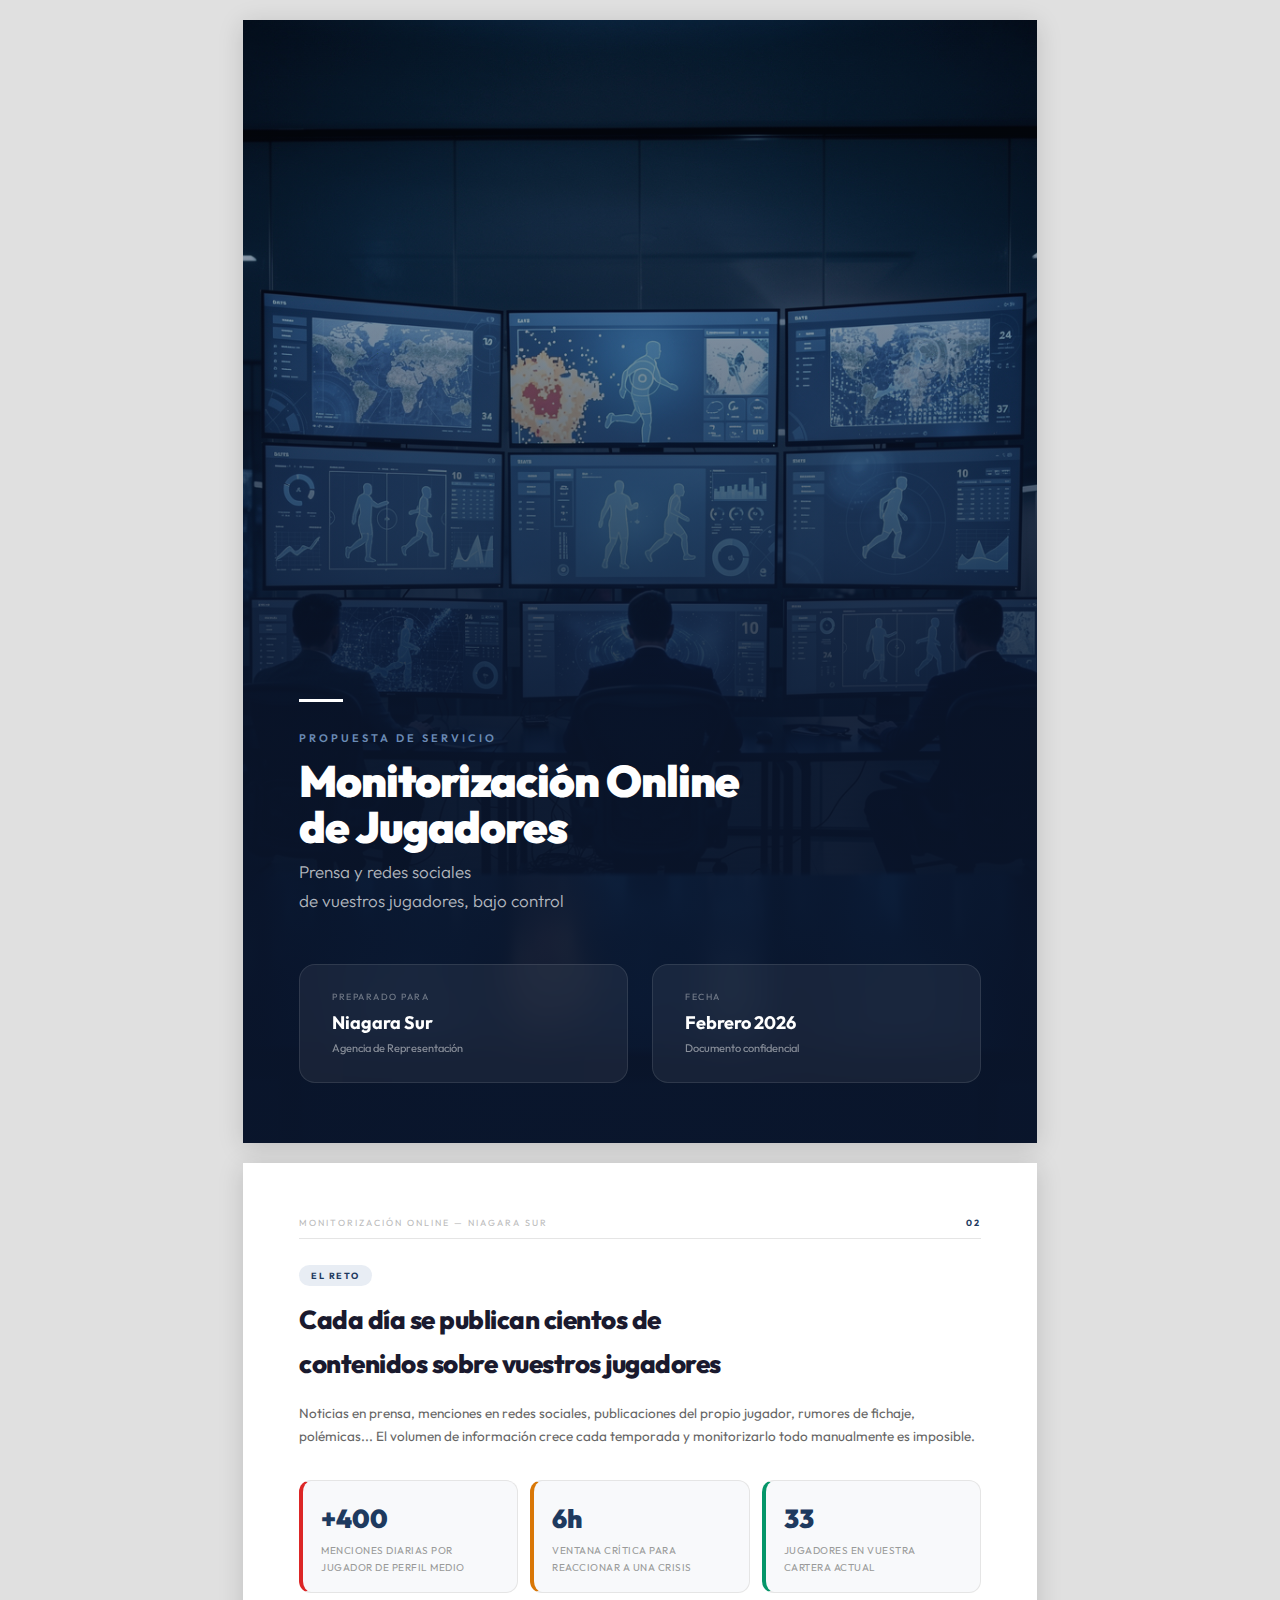
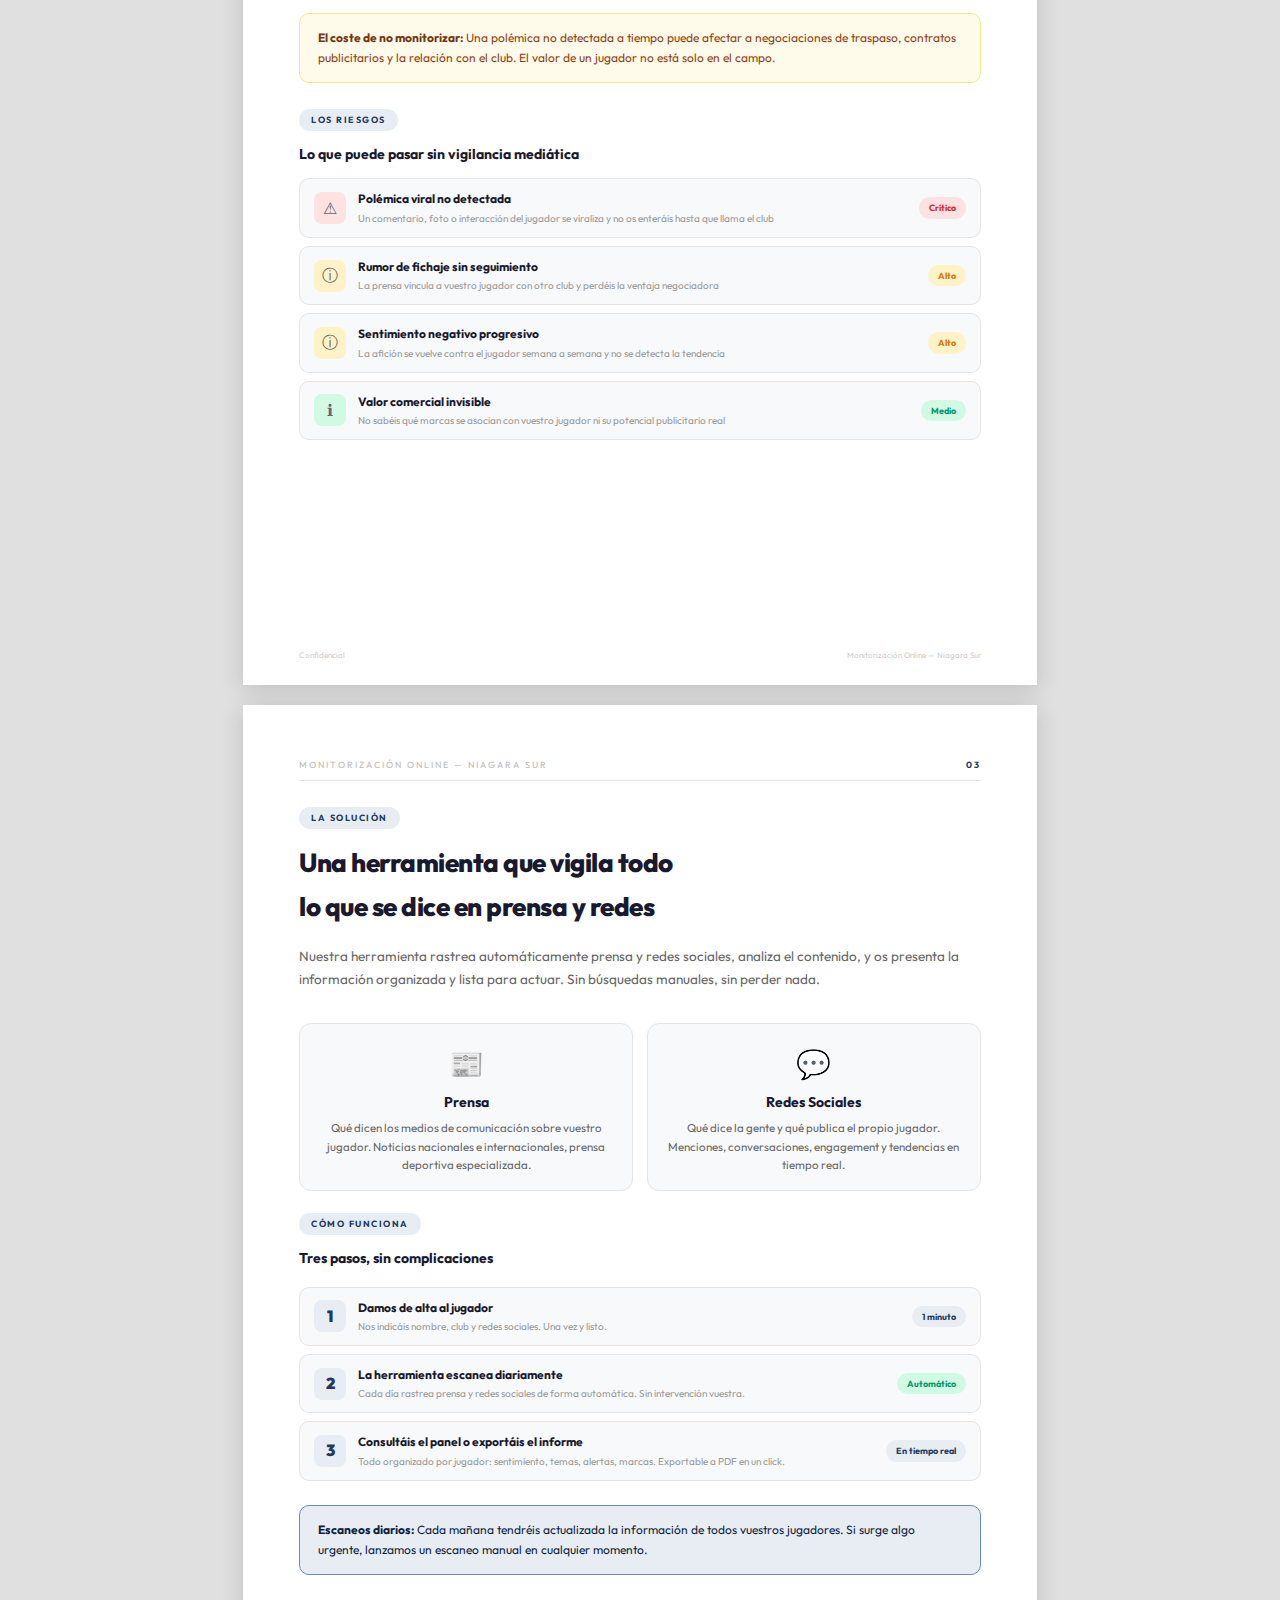
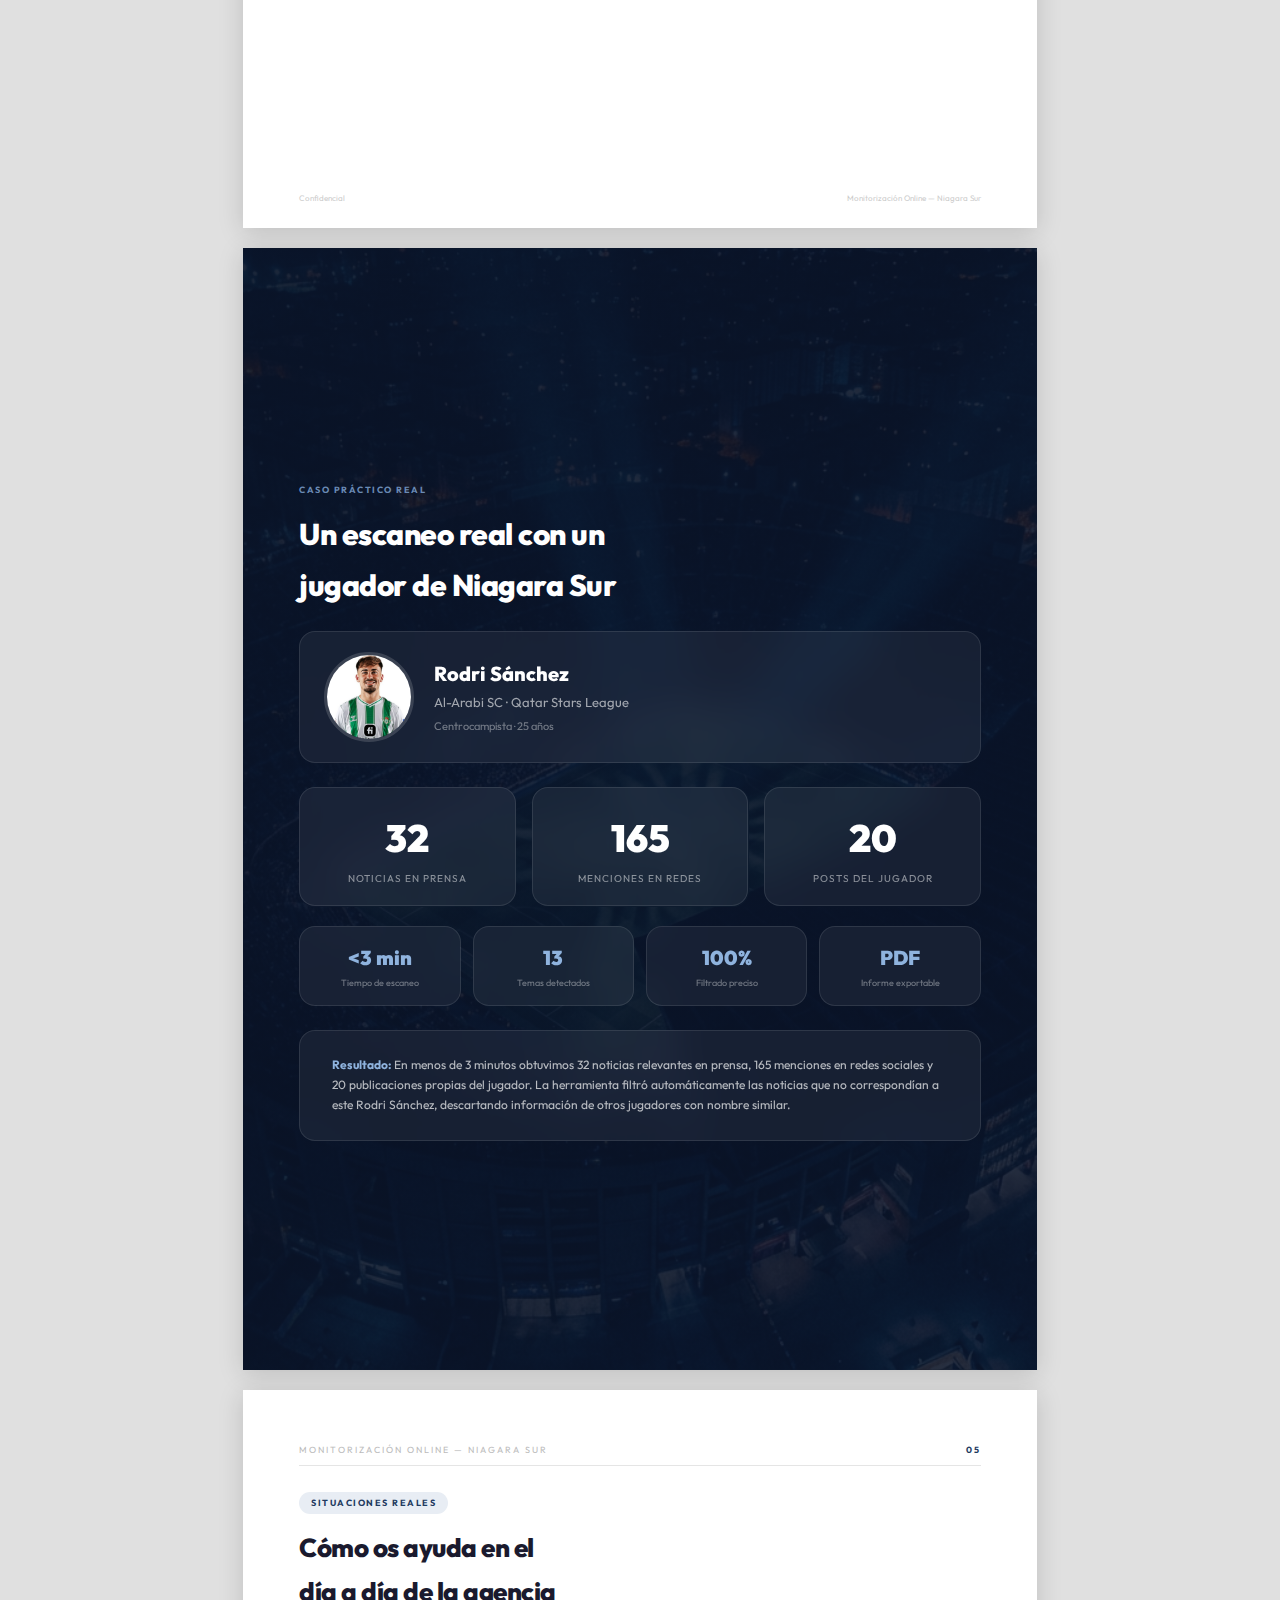
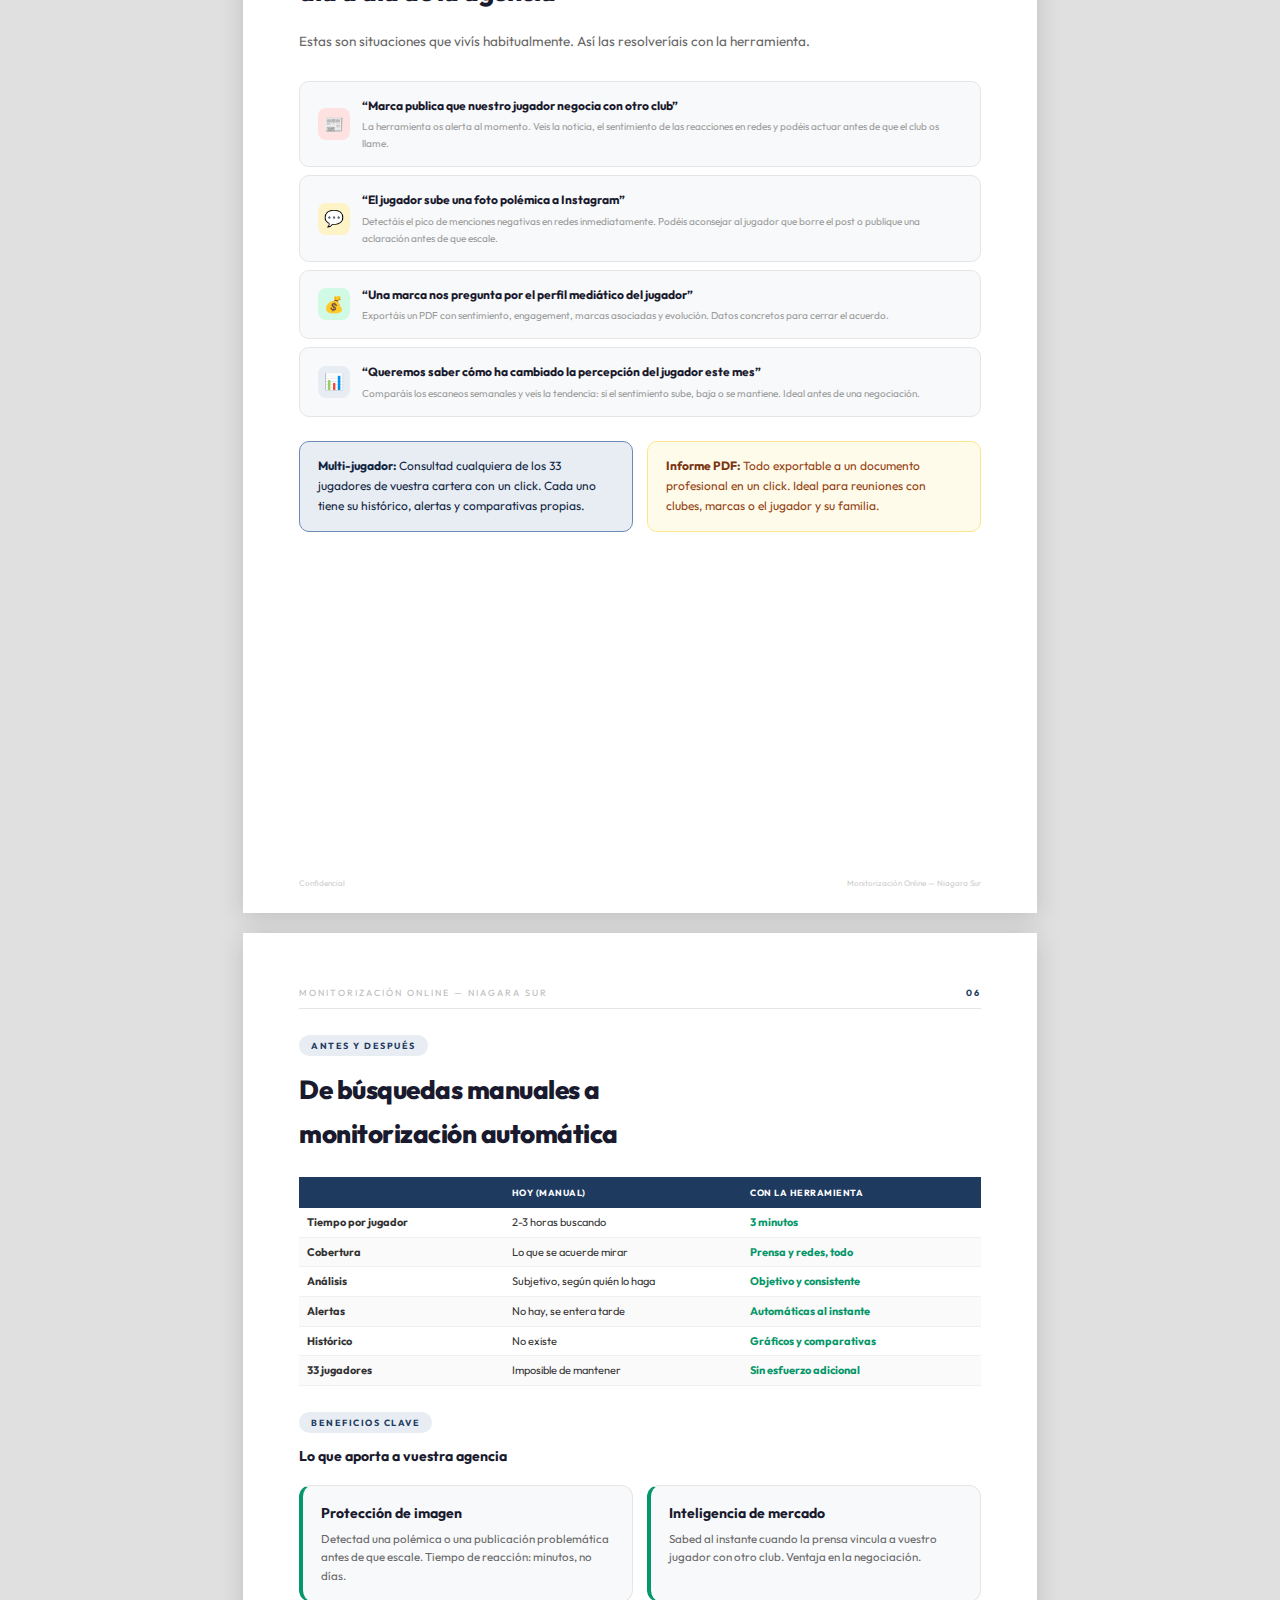
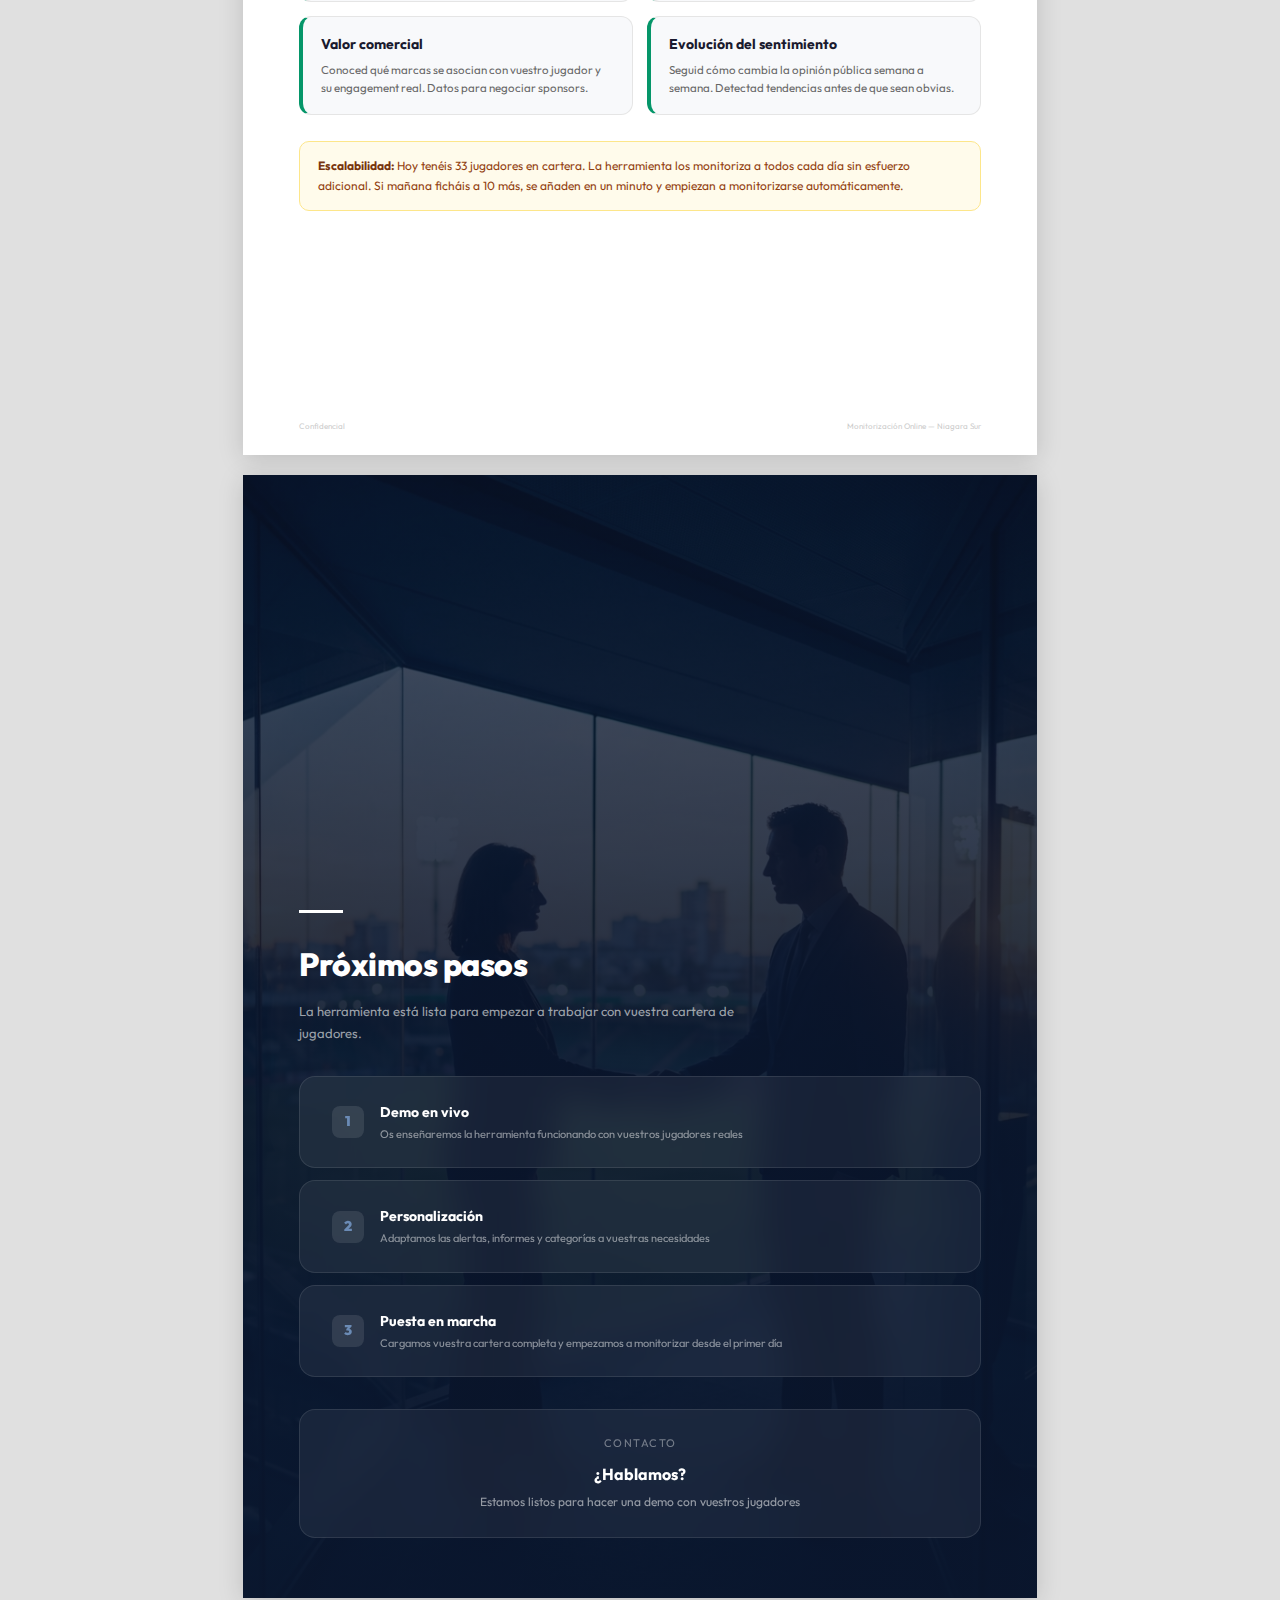
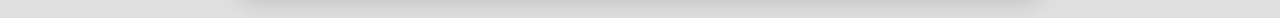
<file: proposal/propuesta-niagara-sur.html>
<!DOCTYPE html>
<html lang="es">
<head>
<meta charset="UTF-8">
<meta name="viewport" content="width=device-width, initial-scale=1.0">
<title>Monitorizacion Online - Propuesta Niagara Sur</title>
<link href="https://fonts.googleapis.com/css2?family=Outfit:wght@300;400;500;600;700;800;900&display=swap" rel="stylesheet">
<style>
:root {
    --navy: #1e3a5f;
    --navy-light: #e8edf4;
    --navy-mid: #6b8bb5;
    --navy-dark: #0f2440;
    --red: #dc2626;
    --amber: #d97706;
    --green: #059669;
    --dark: #1a1a2e;
    --text: #666;
    --text-dark: #333;
    --bg: #f8f9fb;
    --border: #e5e5e5;
}

* { margin: 0; padding: 0; box-sizing: border-box; }

body {
    font-family: 'Outfit', sans-serif;
    font-size: 14px;
    line-height: 1.7;
    color: var(--text);
    background: #e0e0e0;
}

/* Page base */
.page {
    width: 210mm;
    min-height: 297mm;
    margin: 20px auto;
    background: #fff;
    position: relative;
    box-shadow: 0 4px 24px rgba(0,0,0,.15);
    page-break-after: always;
}

.page-content {
    padding: 52px 56px 44px;
}

.page-img {
    width: 210mm;
    height: 297mm;
    overflow: hidden;
    background-size: cover;
    background-position: center;
    position: relative;
    display: flex;
    flex-direction: column;
    justify-content: flex-end;
}

/* Overlays */
.cover::before {
    content: '';
    position: absolute;
    inset: 0;
    background: linear-gradient(to top, rgba(10,22,45,.95) 0%, rgba(10,22,45,.85) 40%, rgba(10,22,45,.10) 100%);
    z-index: 0;
}

.infog::before {
    content: '';
    position: absolute;
    inset: 0;
    background: linear-gradient(135deg, rgba(10,20,40,.92) 0%, rgba(10,20,40,.88) 100%);
    z-index: 0;
}

.closer::before {
    content: '';
    position: absolute;
    inset: 0;
    background: linear-gradient(to top, rgba(10,22,45,.95) 0%, rgba(10,22,45,.90) 50%, rgba(10,22,45,.70) 100%);
    z-index: 0;
}

.page-img > * { position: relative; z-index: 1; }

/* Topbar */
.topbar {
    display: flex;
    justify-content: space-between;
    font-size: 9px;
    text-transform: uppercase;
    letter-spacing: 2px;
    color: #bbb;
    border-bottom: 1px solid var(--border);
    margin-bottom: 24px;
    padding-bottom: 8px;
}
.topbar .pnum { color: var(--navy); font-weight: 700; }

/* Footer */
.footer {
    position: absolute;
    bottom: 22px;
    left: 56px;
    right: 56px;
    display: flex;
    justify-content: space-between;
    font-size: 8px;
    color: #ccc;
}

/* Typography */
h1 { font-size: 42px; font-weight: 900; letter-spacing: -1px; color: var(--dark); line-height: 1.1; }
h2 { font-size: 26px; font-weight: 800; letter-spacing: -0.5px; color: var(--dark); margin-bottom: 8px; }
h3 { font-size: 14px; font-weight: 700; color: var(--dark); margin-bottom: 4px; }
.lead { font-size: 13.5px; line-height: 1.7; color: var(--text); margin-bottom: 16px; }
.sm { font-size: 11.5px; line-height: 1.6; color: var(--text); }
.xs { font-size: 10px; color: #999; }

/* Tag */
.tag {
    display: inline-block;
    background: var(--navy-light);
    color: var(--navy);
    font-size: 9px;
    font-weight: 700;
    text-transform: uppercase;
    letter-spacing: 1.5px;
    padding: 3px 12px;
    border-radius: 20px;
    margin-bottom: 12px;
}

/* Info block */
.info-block {
    background: var(--bg);
    border: 1px solid var(--border);
    border-radius: 12px;
    padding: 16px 18px;
}
.info-block .val { font-size: 26px; font-weight: 900; color: var(--navy); }
.info-block .lbl { font-size: 10px; text-transform: uppercase; letter-spacing: 0.5px; color: #999; }
.info-block.accent-left { border-left: 4px solid var(--navy); }
.info-block.accent-green { border-left: 4px solid var(--green); }
.info-block.accent-amber { border-left: 4px solid var(--amber); }
.info-block.accent-red { border-left: 4px solid var(--red); }

/* Grids */
.grid-2 { display: grid; grid-template-columns: 1fr 1fr; gap: 14px; }
.grid-3 { display: grid; grid-template-columns: 1fr 1fr 1fr; gap: 12px; }
.grid-4 { display: grid; grid-template-columns: 1fr 1fr 1fr 1fr; gap: 10px; }

/* Scoring bars */
.score-bar { margin-bottom: 10px; }
.score-bar .bar-header { display: flex; justify-content: space-between; margin-bottom: 4px; }
.score-bar .bar-label { font-size: 11px; }
.score-bar .bar-value { font-weight: 700; font-size: 11px; }
.score-bar .bar-bg { height: 7px; background: #e5e7eb; border-radius: 4px; }
.score-bar .bar-fill { height: 7px; border-radius: 4px; }

/* Highlight boxes */
.hl {
    background: #fffbeb;
    border: 1px solid #fde68a;
    border-radius: 10px;
    padding: 14px 18px;
    font-size: 12px;
    color: #92400e;
}
.hl b { color: #78350f; }

.hlp {
    background: var(--navy-light);
    border: 1px solid var(--navy-mid);
    border-radius: 10px;
    padding: 14px 18px;
    font-size: 12px;
    color: var(--navy-dark);
}

/* Table */
table { width: 100%; border-collapse: collapse; }
thead th {
    background: var(--navy);
    color: #fff;
    font-size: 9px;
    text-transform: uppercase;
    letter-spacing: 0.5px;
    padding: 8px;
    text-align: left;
    font-weight: 700;
}
td {
    font-size: 11px;
    padding: 5px 8px;
    border-bottom: 1px solid #f0f0f0;
    color: var(--text-dark);
}
tr:nth-child(even) td { background: #fafafa; }

/* Dots */
.dot { display: inline-block; width: 7px; height: 7px; border-radius: 50%; }
.dot-green { background: var(--green); }
.dot-amber { background: var(--amber); }
.dot-red { background: var(--red); }

/* Rec cards */
.rec { display: flex; gap: 12px; padding: 8px 0; border-bottom: 1px solid #f5f5f5; align-items: flex-start; }
.rec-icon { width: 32px; height: 32px; border-radius: 8px; display: flex; align-items: center; justify-content: center; flex-shrink: 0; font-size: 16px; }
.rec-p1 { background: #fee2e2; color: var(--red); }
.rec-p2 { background: #fef3c7; color: var(--amber); }
.rec-p3 { background: #d1fae5; color: var(--green); }
.rec-title { font-size: 12px; font-weight: 700; color: var(--dark); }

/* Cover bar */
.cover-bar { width: 44px; height: 3px; background: #fff; margin-bottom: 24px; }

/* CTA box */
.cta-box {
    backdrop-filter: blur(16px);
    background: rgba(255,255,255,.06);
    border: 1px solid rgba(255,255,255,.1);
    border-radius: 16px;
    padding: 24px 32px;
}

/* Flow steps */
.flow-step {
    display: flex;
    align-items: center;
    background: var(--bg);
    border: 1px solid var(--border);
    border-radius: 10px;
    padding: 10px 14px;
    gap: 12px;
    margin-bottom: 8px;
}
.flow-icon {
    width: 32px;
    height: 32px;
    border-radius: 8px;
    display: flex;
    align-items: center;
    justify-content: center;
    flex-shrink: 0;
    font-size: 16px;
}
.flow-badge {
    margin-left: auto;
    font-size: 9px;
    font-weight: 700;
    padding: 3px 10px;
    border-radius: 20px;
}

/* Player card */
.player-card {
    display: flex;
    gap: 20px;
    align-items: center;
    padding: 20px 24px;
    border-radius: 16px;
}
.player-photo {
    width: 90px;
    height: 90px;
    border-radius: 50%;
    object-fit: cover;
    border: 3px solid rgba(255,255,255,.15);
}
.player-photo-sm {
    width: 56px;
    height: 56px;
    border-radius: 50%;
    object-fit: cover;
    border: 2px solid var(--navy-light);
}

/* Spacers */
.sp4 { height: 4px; }
.sp6 { height: 6px; }
.sp8 { height: 8px; }
.sp10 { height: 10px; }
.sp12 { height: 12px; }
.sp16 { height: 16px; }
.sp20 { height: 20px; }
.sp24 { height: 24px; }

/* Print */
@media print {
    body { background: #fff; }
    .page { box-shadow: none; margin: 0; }
}
</style>
</head>
<body>

<!-- PAGE 1: COVER -->
<div class="page page-img cover" style="background-image: url('images/cover.png');">
    <div style="padding: 0 56px 60px; flex: 1; display: flex; flex-direction: column; justify-content: flex-end;">
        <div class="cover-bar"></div>
        <div style="margin-bottom: 8px;">
            <span style="font-size: 11px; font-weight: 600; letter-spacing: 3px; text-transform: uppercase; color: var(--navy-mid);">Propuesta de servicio</span>
        </div>
        <h1 style="color: #fff; font-size: 44px; margin-bottom: 8px; max-width: 480px; line-height: 1.05;">Monitorizaci&oacute;n Online<br>de Jugadores</h1>
        <p style="font-size: 17px; font-weight: 300; color: rgba(255,255,255,.7); margin-bottom: 32px; max-width: 420px;">
            Prensa y redes sociales<br>de vuestros jugadores, bajo control
        </p>
        <div class="sp16"></div>
        <div style="display: flex; gap: 24px;">
            <div class="cta-box" style="flex: 1;">
                <div style="font-size: 9px; text-transform: uppercase; letter-spacing: 1.5px; color: rgba(255,255,255,.4); margin-bottom: 4px;">Preparado para</div>
                <div style="font-size: 18px; font-weight: 700; color: #fff;">Niagara Sur</div>
                <div style="font-size: 11px; color: rgba(255,255,255,.5);">Agencia de Representaci&oacute;n</div>
            </div>
            <div class="cta-box" style="flex: 1;">
                <div style="font-size: 9px; text-transform: uppercase; letter-spacing: 1.5px; color: rgba(255,255,255,.4); margin-bottom: 4px;">Fecha</div>
                <div style="font-size: 18px; font-weight: 700; color: #fff;">Febrero 2026</div>
                <div style="font-size: 11px; color: rgba(255,255,255,.5);">Documento confidencial</div>
            </div>
        </div>
    </div>
</div>

<!-- PAGE 2: EL RETO -->
<div class="page page-content">
    <div class="topbar">
        <span>Monitorizaci&oacute;n Online &mdash; Niagara Sur</span>
        <span class="pnum">02</span>
    </div>

    <span class="tag">El reto</span>
    <h2>Cada d&iacute;a se publican cientos de<br>contenidos sobre vuestros jugadores</h2>
    <div class="sp8"></div>
    <p class="lead">
        Noticias en prensa, menciones en redes sociales, publicaciones del propio jugador, rumores de fichaje, pol&eacute;micas... El volumen de informaci&oacute;n crece cada temporada y monitorizarlo todo manualmente es imposible.
    </p>
    <div class="sp16"></div>

    <div class="grid-3">
        <div class="info-block accent-red">
            <div class="val">+400</div>
            <div class="lbl">Menciones diarias por jugador de perfil medio</div>
        </div>
        <div class="info-block accent-amber">
            <div class="val">6h</div>
            <div class="lbl">Ventana cr&iacute;tica para reaccionar a una crisis</div>
        </div>
        <div class="info-block accent-green">
            <div class="val">33</div>
            <div class="lbl">Jugadores en vuestra cartera actual</div>
        </div>
    </div>

    <div class="sp20"></div>

    <div class="hl">
        <b>El coste de no monitorizar:</b> Una pol&eacute;mica no detectada a tiempo puede afectar a negociaciones de traspaso, contratos publicitarios y la relaci&oacute;n con el club. El valor de un jugador no est&aacute; solo en el campo.
    </div>

    <div class="sp24"></div>
    <span class="tag">Los riesgos</span>
    <h3>Lo que puede pasar sin vigilancia medi&aacute;tica</h3>
    <div class="sp8"></div>

    <div class="flow-step">
        <div class="flow-icon" style="background: #fee2e2;">&#9888;</div>
        <div>
            <div style="font-size: 12px; font-weight: 700; color: var(--dark);">Pol&eacute;mica viral no detectada</div>
            <div class="xs">Un comentario, foto o interacci&oacute;n del jugador se viraliza y no os enter&aacute;is hasta que llama el club</div>
        </div>
        <span class="flow-badge" style="background: #fee2e2; color: var(--red);">Cr&iacute;tico</span>
    </div>

    <div class="flow-step">
        <div class="flow-icon" style="background: #fef3c7;">&#9432;</div>
        <div>
            <div style="font-size: 12px; font-weight: 700; color: var(--dark);">Rumor de fichaje sin seguimiento</div>
            <div class="xs">La prensa vincula a vuestro jugador con otro club y perd&eacute;is la ventaja negociadora</div>
        </div>
        <span class="flow-badge" style="background: #fef3c7; color: var(--amber);">Alto</span>
    </div>

    <div class="flow-step">
        <div class="flow-icon" style="background: #fef3c7;">&#9432;</div>
        <div>
            <div style="font-size: 12px; font-weight: 700; color: var(--dark);">Sentimiento negativo progresivo</div>
            <div class="xs">La afici&oacute;n se vuelve contra el jugador semana a semana y no se detecta la tendencia</div>
        </div>
        <span class="flow-badge" style="background: #fef3c7; color: var(--amber);">Alto</span>
    </div>

    <div class="flow-step">
        <div class="flow-icon" style="background: #d1fae5;">&#8505;</div>
        <div>
            <div style="font-size: 12px; font-weight: 700; color: var(--dark);">Valor comercial invisible</div>
            <div class="xs">No sab&eacute;is qu&eacute; marcas se asocian con vuestro jugador ni su potencial publicitario real</div>
        </div>
        <span class="flow-badge" style="background: #d1fae5; color: var(--green);">Medio</span>
    </div>

    <div class="footer">
        <span>Confidencial</span>
        <span>Monitorizaci&oacute;n Online &mdash; Niagara Sur</span>
    </div>
</div>

<!-- PAGE 3: LA SOLUCION -->
<div class="page page-content">
    <div class="topbar">
        <span>Monitorizaci&oacute;n Online &mdash; Niagara Sur</span>
        <span class="pnum">03</span>
    </div>

    <span class="tag">La soluci&oacute;n</span>
    <h2>Una herramienta que vigila todo<br>lo que se dice en prensa y redes</h2>
    <div class="sp8"></div>
    <p class="lead">
        Nuestra herramienta rastrea autom&aacute;ticamente prensa y redes sociales, analiza el contenido, y os presenta la informaci&oacute;n organizada y lista para actuar. Sin b&uacute;squedas manuales, sin perder nada.
    </p>

    <div class="sp16"></div>

    <div class="grid-2">
        <div class="info-block" style="text-align: center;">
            <div style="font-size: 28px; margin-bottom: 4px;">&#128240;</div>
            <h3>Prensa</h3>
            <div class="sm">Qu&eacute; dicen los medios de comunicaci&oacute;n sobre vuestro jugador. Noticias nacionales e internacionales, prensa deportiva especializada.</div>
        </div>
        <div class="info-block" style="text-align: center;">
            <div style="font-size: 28px; margin-bottom: 4px;">&#128172;</div>
            <h3>Redes Sociales</h3>
            <div class="sm">Qu&eacute; dice la gente y qu&eacute; publica el propio jugador. Menciones, conversaciones, engagement y tendencias en tiempo real.</div>
        </div>
    </div>

    <div class="sp20"></div>
    <span class="tag">C&oacute;mo funciona</span>
    <h3>Tres pasos, sin complicaciones</h3>
    <div class="sp12"></div>

    <div class="flow-step">
        <div class="flow-icon" style="background: var(--navy-light); color: var(--navy); font-weight: 900;">1</div>
        <div>
            <div style="font-size: 12px; font-weight: 700; color: var(--dark);">Damos de alta al jugador</div>
            <div class="xs">Nos indic&aacute;is nombre, club y redes sociales. Una vez y listo.</div>
        </div>
        <span class="flow-badge" style="background: var(--navy-light); color: var(--navy);">1 minuto</span>
    </div>

    <div class="flow-step">
        <div class="flow-icon" style="background: var(--navy-light); color: var(--navy); font-weight: 900;">2</div>
        <div>
            <div style="font-size: 12px; font-weight: 700; color: var(--dark);">La herramienta escanea diariamente</div>
            <div class="xs">Cada d&iacute;a rastrea prensa y redes sociales de forma autom&aacute;tica. Sin intervenci&oacute;n vuestra.</div>
        </div>
        <span class="flow-badge" style="background: #d1fae5; color: var(--green);">Autom&aacute;tico</span>
    </div>

    <div class="flow-step">
        <div class="flow-icon" style="background: var(--navy-light); color: var(--navy); font-weight: 900;">3</div>
        <div>
            <div style="font-size: 12px; font-weight: 700; color: var(--dark);">Consult&aacute;is el panel o export&aacute;is el informe</div>
            <div class="xs">Todo organizado por jugador: sentimiento, temas, alertas, marcas. Exportable a PDF en un click.</div>
        </div>
        <span class="flow-badge" style="background: var(--navy-light); color: var(--navy);">En tiempo real</span>
    </div>

    <div class="sp16"></div>

    <div class="hlp">
        <b>Escaneos diarios:</b> Cada ma&ntilde;ana tendr&eacute;is actualizada la informaci&oacute;n de todos vuestros jugadores. Si surge algo urgente, lanzamos un escaneo manual en cualquier momento.
    </div>

    <div class="footer">
        <span>Confidencial</span>
        <span>Monitorizaci&oacute;n Online &mdash; Niagara Sur</span>
    </div>
</div>

<!-- PAGE 4: CASO PRACTICO - RODRI SANCHEZ -->
<div class="page page-img infog" style="background-image: url('images/infographic.png');">
    <div style="padding: 52px 56px; flex: 1; display: flex; flex-direction: column; justify-content: center;">
        <div style="margin-bottom: 8px;">
            <span style="font-size: 9px; font-weight: 700; letter-spacing: 1.5px; text-transform: uppercase; color: var(--navy-mid);">Caso pr&aacute;ctico real</span>
        </div>
        <h2 style="color: #fff; font-size: 30px; margin-bottom: 20px;">Un escaneo real con un<br>jugador de Niagara Sur</h2>

        <!-- Player card -->
        <div class="cta-box player-card" style="margin-bottom: 24px;">
            <img src="images/rodri_sanchez.jpg" alt="Rodri S&aacute;nchez" class="player-photo">
            <div>
                <div style="font-size: 20px; font-weight: 800; color: #fff;">Rodri S&aacute;nchez</div>
                <div style="font-size: 13px; color: rgba(255,255,255,.6);">Al-Arabi SC &middot; Qatar Stars League</div>
                <div style="font-size: 11px; color: rgba(255,255,255,.4); margin-top: 4px;">Centrocampista &middot; 25 a&ntilde;os</div>
            </div>
        </div>

        <!-- Stats -->
        <div style="display: grid; grid-template-columns: 1fr 1fr 1fr; gap: 16px; margin-bottom: 20px;">
            <div class="cta-box" style="text-align: center; padding: 18px 16px;">
                <div style="font-size: 38px; font-weight: 900; color: #fff;">32</div>
                <div style="font-size: 10px; text-transform: uppercase; letter-spacing: 1px; color: rgba(255,255,255,.5);">Noticias en prensa</div>
            </div>
            <div class="cta-box" style="text-align: center; padding: 18px 16px;">
                <div style="font-size: 38px; font-weight: 900; color: #fff;">165</div>
                <div style="font-size: 10px; text-transform: uppercase; letter-spacing: 1px; color: rgba(255,255,255,.5);">Menciones en redes</div>
            </div>
            <div class="cta-box" style="text-align: center; padding: 18px 16px;">
                <div style="font-size: 38px; font-weight: 900; color: #fff;">20</div>
                <div style="font-size: 10px; text-transform: uppercase; letter-spacing: 1px; color: rgba(255,255,255,.5);">Posts del jugador</div>
            </div>
        </div>

        <div style="display: grid; grid-template-columns: 1fr 1fr 1fr 1fr; gap: 12px; margin-bottom: 24px;">
            <div class="cta-box" style="padding: 14px 16px; text-align: center;">
                <div style="font-size: 20px; font-weight: 900; color: #8fb3de;">&lt;3 min</div>
                <div style="font-size: 9px; color: rgba(255,255,255,.4);">Tiempo de escaneo</div>
            </div>
            <div class="cta-box" style="padding: 14px 16px; text-align: center;">
                <div style="font-size: 20px; font-weight: 900; color: #8fb3de;">13</div>
                <div style="font-size: 9px; color: rgba(255,255,255,.4);">Temas detectados</div>
            </div>
            <div class="cta-box" style="padding: 14px 16px; text-align: center;">
                <div style="font-size: 20px; font-weight: 900; color: #8fb3de;">100%</div>
                <div style="font-size: 9px; color: rgba(255,255,255,.4);">Filtrado preciso</div>
            </div>
            <div class="cta-box" style="padding: 14px 16px; text-align: center;">
                <div style="font-size: 20px; font-weight: 900; color: #8fb3de;">PDF</div>
                <div style="font-size: 9px; color: rgba(255,255,255,.4);">Informe exportable</div>
            </div>
        </div>

        <div class="cta-box" style="max-width: 100%;">
            <div style="font-size: 12px; color: rgba(255,255,255,.7); line-height: 1.7;">
                <span style="color: #8fb3de; font-weight: 700;">Resultado:</span> En menos de 3 minutos obtuvimos 32 noticias relevantes en prensa, 165 menciones en redes sociales y 20 publicaciones propias del jugador. La herramienta filtr&oacute; autom&aacute;ticamente las noticias que no correspond&iacute;an a este Rodri S&aacute;nchez, descartando informaci&oacute;n de otros jugadores con nombre similar.
            </div>
        </div>
    </div>
</div>

<!-- PAGE 5: QUE INFORMACION OBTIENES -->
<div class="page page-content">
    <div class="topbar">
        <span>Monitorizaci&oacute;n Online &mdash; Niagara Sur</span>
        <span class="pnum">05</span>
    </div>

    <span class="tag">Situaciones reales</span>
    <h2>C&oacute;mo os ayuda en el<br>d&iacute;a a d&iacute;a de la agencia</h2>
    <div class="sp8"></div>
    <p class="lead">
        Estas son situaciones que viv&iacute;s habitualmente. As&iacute; las resolver&iacute;ais con la herramienta.
    </p>

    <div class="sp12"></div>

    <div class="flow-step" style="padding: 14px 18px;">
        <div class="flow-icon" style="background: #fee2e2;">&#128240;</div>
        <div style="flex: 1;">
            <div style="font-size: 12px; font-weight: 700; color: var(--dark);">&ldquo;Marca publica que nuestro jugador negocia con otro club&rdquo;</div>
            <div class="xs" style="margin-top: 2px;">La herramienta os alerta al momento. Veis la noticia, el sentimiento de las reacciones en redes y pod&eacute;is actuar antes de que el club os llame.</div>
        </div>
    </div>

    <div class="flow-step" style="padding: 14px 18px;">
        <div class="flow-icon" style="background: #fef3c7;">&#128172;</div>
        <div style="flex: 1;">
            <div style="font-size: 12px; font-weight: 700; color: var(--dark);">&ldquo;El jugador sube una foto pol&eacute;mica a Instagram&rdquo;</div>
            <div class="xs" style="margin-top: 2px;">Detect&aacute;is el pico de menciones negativas en redes inmediatamente. Pod&eacute;is aconsejar al jugador que borre el post o publique una aclaraci&oacute;n antes de que escale.</div>
        </div>
    </div>

    <div class="flow-step" style="padding: 14px 18px;">
        <div class="flow-icon" style="background: #d1fae5;">&#128176;</div>
        <div style="flex: 1;">
            <div style="font-size: 12px; font-weight: 700; color: var(--dark);">&ldquo;Una marca nos pregunta por el perfil medi&aacute;tico del jugador&rdquo;</div>
            <div class="xs" style="margin-top: 2px;">Export&aacute;is un PDF con sentimiento, engagement, marcas asociadas y evoluci&oacute;n. Datos concretos para cerrar el acuerdo.</div>
        </div>
    </div>

    <div class="flow-step" style="padding: 14px 18px;">
        <div class="flow-icon" style="background: var(--navy-light);">&#128202;</div>
        <div style="flex: 1;">
            <div style="font-size: 12px; font-weight: 700; color: var(--dark);">&ldquo;Queremos saber c&oacute;mo ha cambiado la percepci&oacute;n del jugador este mes&rdquo;</div>
            <div class="xs" style="margin-top: 2px;">Compar&aacute;is los escaneos semanales y veis la tendencia: si el sentimiento sube, baja o se mantiene. Ideal antes de una negociaci&oacute;n.</div>
        </div>
    </div>

    <div class="sp16"></div>

    <div class="grid-2">
        <div class="hlp">
            <b>Multi-jugador:</b> Consultad cualquiera de los 33 jugadores de vuestra cartera con un click. Cada uno tiene su hist&oacute;rico, alertas y comparativas propias.
        </div>
        <div class="hl">
            <b>Informe PDF:</b> Todo exportable a un documento profesional en un click. Ideal para reuniones con clubes, marcas o el jugador y su familia.
        </div>
    </div>

    <div class="footer">
        <span>Confidencial</span>
        <span>Monitorizaci&oacute;n Online &mdash; Niagara Sur</span>
    </div>
</div>

<!-- PAGE 6: ANTES/DESPUES + BENEFICIOS -->
<div class="page page-content">
    <div class="topbar">
        <span>Monitorizaci&oacute;n Online &mdash; Niagara Sur</span>
        <span class="pnum">06</span>
    </div>

    <span class="tag">Antes y despu&eacute;s</span>
    <h2>De b&uacute;squedas manuales a<br>monitorizaci&oacute;n autom&aacute;tica</h2>
    <div class="sp12"></div>

    <table>
        <thead>
            <tr>
                <th style="width: 30%;"></th>
                <th style="width: 35%;">Hoy (manual)</th>
                <th style="width: 35%;">Con la herramienta</th>
            </tr>
        </thead>
        <tbody>
            <tr>
                <td><b>Tiempo por jugador</b></td>
                <td>2-3 horas buscando</td>
                <td style="color: var(--green); font-weight: 700;">3 minutos</td>
            </tr>
            <tr>
                <td><b>Cobertura</b></td>
                <td>Lo que se acuerde mirar</td>
                <td style="color: var(--green); font-weight: 700;">Prensa y redes, todo</td>
            </tr>
            <tr>
                <td><b>An&aacute;lisis</b></td>
                <td>Subjetivo, seg&uacute;n qui&eacute;n lo haga</td>
                <td style="color: var(--green); font-weight: 700;">Objetivo y consistente</td>
            </tr>
            <tr>
                <td><b>Alertas</b></td>
                <td>No hay, se entera tarde</td>
                <td style="color: var(--green); font-weight: 700;">Autom&aacute;ticas al instante</td>
            </tr>
            <tr>
                <td><b>Hist&oacute;rico</b></td>
                <td>No existe</td>
                <td style="color: var(--green); font-weight: 700;">Gr&aacute;ficos y comparativas</td>
            </tr>
            <tr>
                <td><b>33 jugadores</b></td>
                <td>Imposible de mantener</td>
                <td style="color: var(--green); font-weight: 700;">Sin esfuerzo adicional</td>
            </tr>
        </tbody>
    </table>

    <div class="sp24"></div>

    <span class="tag">Beneficios clave</span>
    <h3>Lo que aporta a vuestra agencia</h3>
    <div class="sp12"></div>

    <div class="grid-2" style="margin-bottom: 14px;">
        <div class="info-block accent-green">
            <h3>Protecci&oacute;n de imagen</h3>
            <div class="sm">Detectad una pol&eacute;mica o una publicaci&oacute;n problem&aacute;tica antes de que escale. Tiempo de reacci&oacute;n: minutos, no d&iacute;as.</div>
        </div>
        <div class="info-block accent-green">
            <h3>Inteligencia de mercado</h3>
            <div class="sm">Sabed al instante cuando la prensa vincula a vuestro jugador con otro club. Ventaja en la negociaci&oacute;n.</div>
        </div>
    </div>

    <div class="grid-2" style="margin-bottom: 14px;">
        <div class="info-block accent-green">
            <h3>Valor comercial</h3>
            <div class="sm">Conoced qu&eacute; marcas se asocian con vuestro jugador y su engagement real. Datos para negociar sponsors.</div>
        </div>
        <div class="info-block accent-green">
            <h3>Evoluci&oacute;n del sentimiento</h3>
            <div class="sm">Seguid c&oacute;mo cambia la opini&oacute;n p&uacute;blica semana a semana. Detectad tendencias antes de que sean obvias.</div>
        </div>
    </div>

    <div class="sp12"></div>

    <div class="hl">
        <b>Escalabilidad:</b> Hoy ten&eacute;is 33 jugadores en cartera. La herramienta los monitoriza a todos cada d&iacute;a sin esfuerzo adicional. Si ma&ntilde;ana fich&aacute;is a 10 m&aacute;s, se a&ntilde;aden en un minuto y empiezan a monitorizarse autom&aacute;ticamente.
    </div>

    <div class="footer">
        <span>Confidencial</span>
        <span>Monitorizaci&oacute;n Online &mdash; Niagara Sur</span>
    </div>
</div>

<!-- PAGE 7: CIERRE -->
<div class="page page-img closer" style="background-image: url('images/closing.png');">
    <div style="padding: 0 56px 60px; flex: 1; display: flex; flex-direction: column; justify-content: flex-end;">
        <div class="cover-bar"></div>
        <h2 style="color: #fff; font-size: 32px; margin-bottom: 8px;">Pr&oacute;ximos pasos</h2>
        <p style="font-size: 13px; color: rgba(255,255,255,.6); margin-bottom: 32px; max-width: 500px;">
            La herramienta est&aacute; lista para empezar a trabajar con vuestra cartera de jugadores.
        </p>

        <div style="display: flex; flex-direction: column; gap: 12px; margin-bottom: 32px;">
            <div class="cta-box" style="display: flex; align-items: center; gap: 16px;">
                <div style="width: 32px; height: 32px; background: rgba(255,255,255,.1); border-radius: 8px; display: flex; align-items: center; justify-content: center; font-size: 14px; font-weight: 900; color: var(--navy-mid);">1</div>
                <div>
                    <div style="font-size: 14px; font-weight: 700; color: #fff;">Demo en vivo</div>
                    <div style="font-size: 11px; color: rgba(255,255,255,.5);">Os ense&ntilde;aremos la herramienta funcionando con vuestros jugadores reales</div>
                </div>
            </div>
            <div class="cta-box" style="display: flex; align-items: center; gap: 16px;">
                <div style="width: 32px; height: 32px; background: rgba(255,255,255,.1); border-radius: 8px; display: flex; align-items: center; justify-content: center; font-size: 14px; font-weight: 900; color: var(--navy-mid);">2</div>
                <div>
                    <div style="font-size: 14px; font-weight: 700; color: #fff;">Personalizaci&oacute;n</div>
                    <div style="font-size: 11px; color: rgba(255,255,255,.5);">Adaptamos las alertas, informes y categor&iacute;as a vuestras necesidades</div>
                </div>
            </div>
            <div class="cta-box" style="display: flex; align-items: center; gap: 16px;">
                <div style="width: 32px; height: 32px; background: rgba(255,255,255,.1); border-radius: 8px; display: flex; align-items: center; justify-content: center; font-size: 14px; font-weight: 900; color: var(--navy-mid);">3</div>
                <div>
                    <div style="font-size: 14px; font-weight: 700; color: #fff;">Puesta en marcha</div>
                    <div style="font-size: 11px; color: rgba(255,255,255,.5);">Cargamos vuestra cartera completa y empezamos a monitorizar desde el primer d&iacute;a</div>
                </div>
            </div>
        </div>

        <div class="cta-box" style="text-align: center;">
            <div style="font-size: 11px; text-transform: uppercase; letter-spacing: 1.5px; color: rgba(255,255,255,.4); margin-bottom: 8px;">Contacto</div>
            <div style="font-size: 16px; font-weight: 700; color: #fff;">&iquest;Hablamos?</div>
            <div style="font-size: 12px; color: rgba(255,255,255,.55); margin-top: 4px;">Estamos listos para hacer una demo con vuestros jugadores</div>
        </div>
    </div>
</div>

</body>
</html>
</file>
